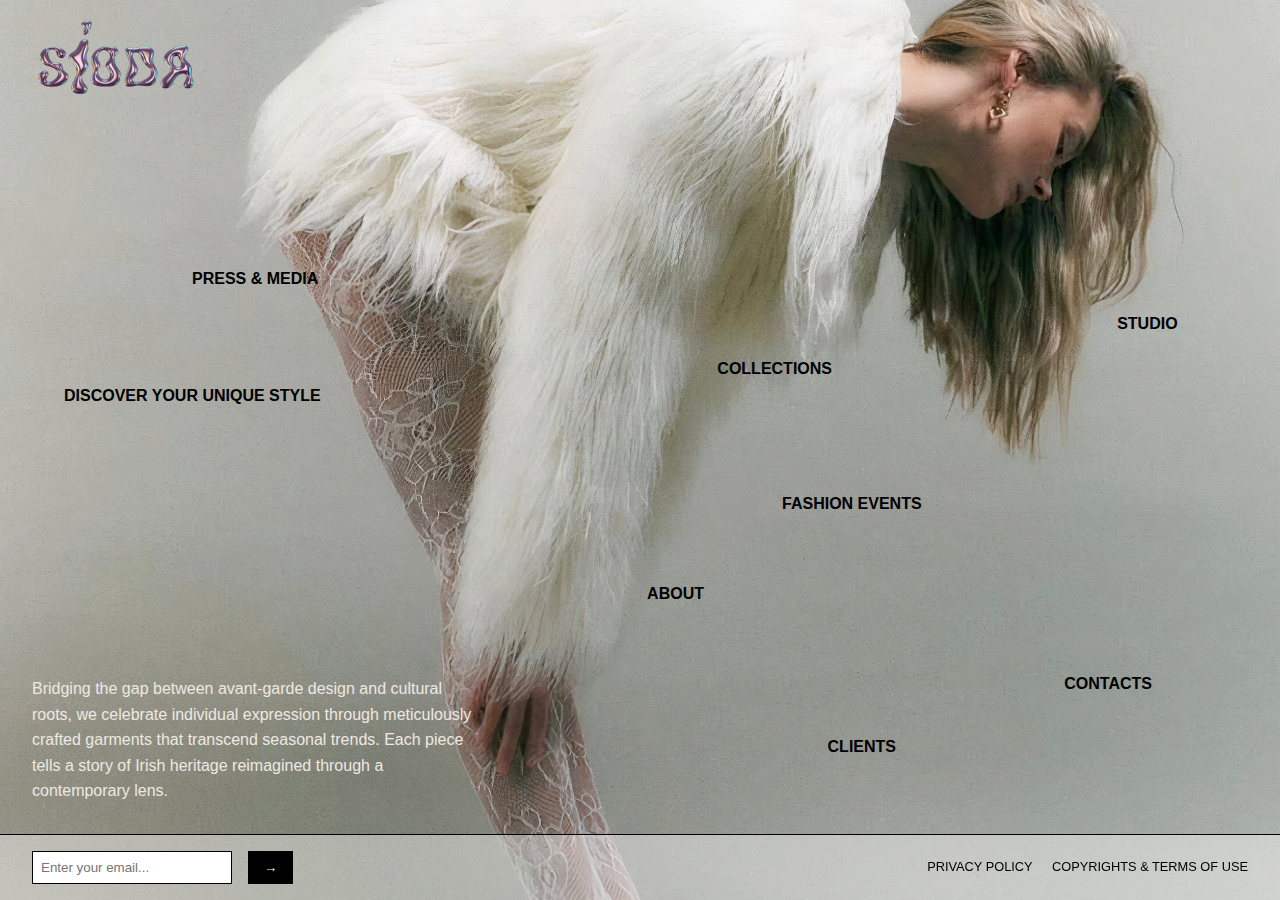
<file: index.html>
<!DOCTYPE html>
<html lang="en">

<head>
    <meta charset="UTF-8">
    <meta name="viewport" content="width=device-width, initial-scale=1.0">
    <title>Irish Fashion Designer</title>
    <link rel="stylesheet" href="./index/index.css">
    <link rel="icon" href="assets/icon.ico" type="image/x-icon">
</head>
<a href="index.html">
    <img src="assets/logo.png" class="logo" alt="SÍODA Logo">
</a>

<p class="hero-text">
    Bridging the gap between avant-garde design and cultural roots,
    we celebrate individual expression through meticulously crafted
    garments that transcend seasonal trends. Each piece tells a story
    of Irish heritage reimagined through a contemporary lens.
</p>

<nav class="nav-links">
    <a href="about/about.html" class="nav-link about">ABOUT</a>
    <a href="studio/studio.html" class="nav-link studio">STUDIO</a>
    <a href="collections/collections.html" class="nav-link collections">COLLECTIONS</a>
    <a href="fashion-events/fashion-events.html" class="nav-link fashion-events">FASHION EVENTS</a>
    <a href="clients/indexcli.html" class="nav-link clients">CLIENTS</a>
    <a href="press&media/indexpress.html" class="nav-link press">PRESS & MEDIA</a>
    <a href="game page/indexgam.html" class="nav-link discover">DISCOVER YOUR UNIQUE STYLE</a>
    <a href="contact/contact.html" class="nav-link contact">CONTACTS</a>
</nav>

<footer class="footer">
    <div class="footer-content">
        <div class="footer-left">
            <form class="newsletter">
                <input type="email" placeholder="Enter your email...">
                <button type="submit">→</button>
            </form>
        </div>
        <div class="footer-right">
            <div class="legal">
                <a href="/privacy">PRIVACY POLICY</a>
                <a href="/terms">COPYRIGHTS & TERMS OF USE</a>
            </div>
        </div>
    </div>
</footer>
</body>

</html>

<!-- 
python3 -m http.server 
http://localhost:8000/index.html
-->
</file>
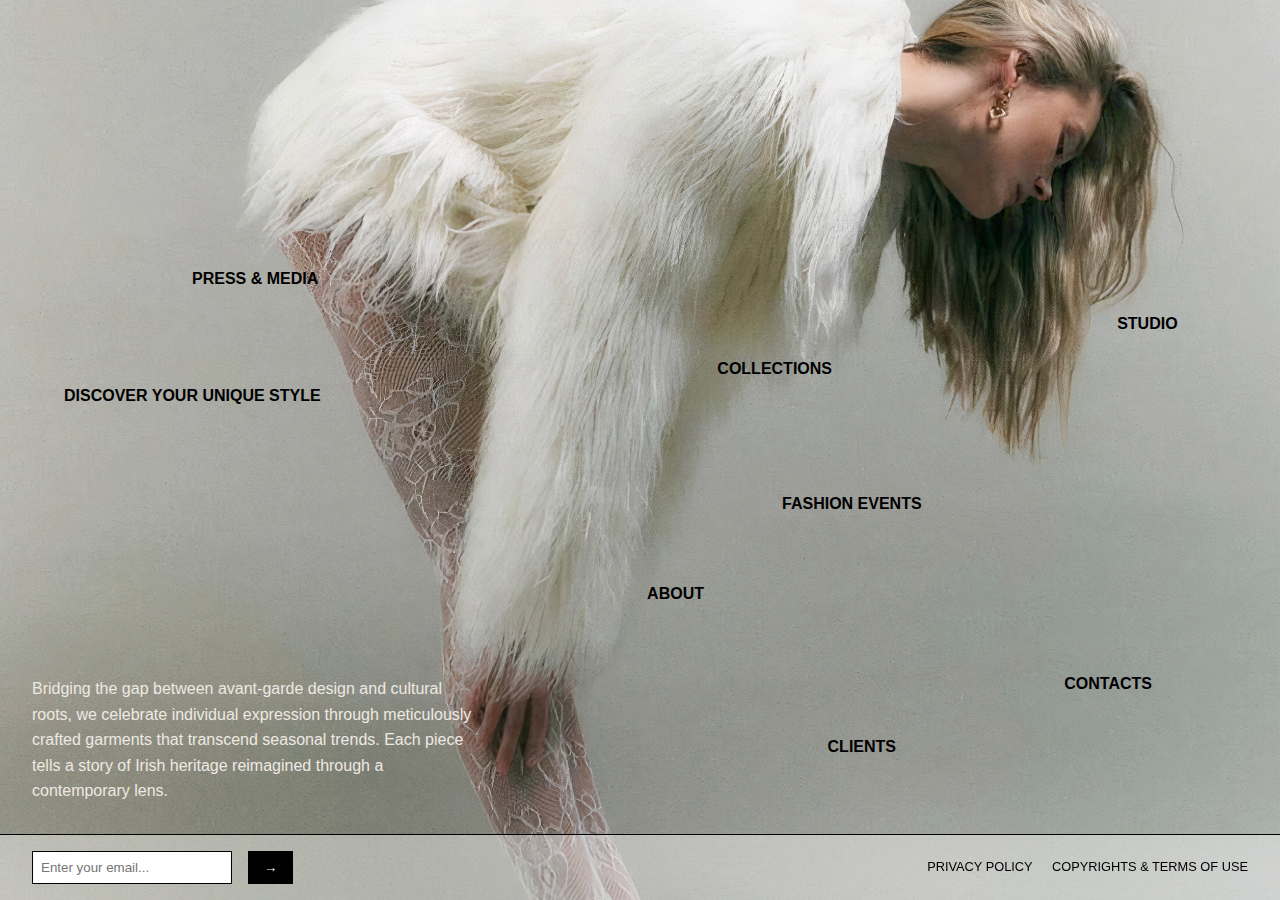
<file: index/index.html>
<!DOCTYPE html>
<html lang="en">
<head>
    <meta charset="UTF-8">
    <meta name="viewport" content="width=device-width, initial-scale=1.0">
    <title>Irish Fashion Designer</title>
    <link rel="stylesheet" href="index.css">
    <!-- <img src="../assets/background.jpeg" alt="Background Test"> -->
</head>
<body>
    <a href="/" class="logo">SÍODA</a>

    <p class="hero-text">
        Bridging the gap between avant-garde design and cultural roots, 
        we celebrate individual expression through meticulously crafted 
        garments that transcend seasonal trends. Each piece tells a story 
        of Irish heritage reimagined through a contemporary lens.
    </p>

    <nav class="nav-links">
        <a href="about/about.html" class="nav-link about">ABOUT</a>
        <a href="studio/studio.html" class="nav-link studio">STUDIO</a>
        <a href="collections/collections.html" class="nav-link collections">COLLECTIONS</a>
        <a href="fashion-events/fashion-events.html" class="nav-link fashion-events">FASHION EVENTS</a>
        <a href="clients/indexcli.html" class="nav-link clients">CLIENTS</a>
        <a href="press&media/indexpress.html" class="nav-link press">PRESS & MEDIA</a>
        <a href="game page/indexgam.html" class="nav-link discover">DISCOVER YOUR UNIQUE STYLE</a>
        <a href="contact/contact.html" class="nav-link contact">CONTACTS</a>
    </nav>

    <footer class="footer">
        <div class="footer-content">
            <div class="footer-left">
                <form class="newsletter">
                    <input type="email" placeholder="Enter your email...">
                    <button type="submit">→</button>
                </form>
            </div>
            <div class="footer-right">
                <div class="legal">
                    <a href="/privacy">PRIVACY POLICY</a>
                    <a href="/terms">COPYRIGHTS & TERMS OF USE</a>
                </div>
            </div>
        </div>
    </footer>
</body>
</html>
</file>
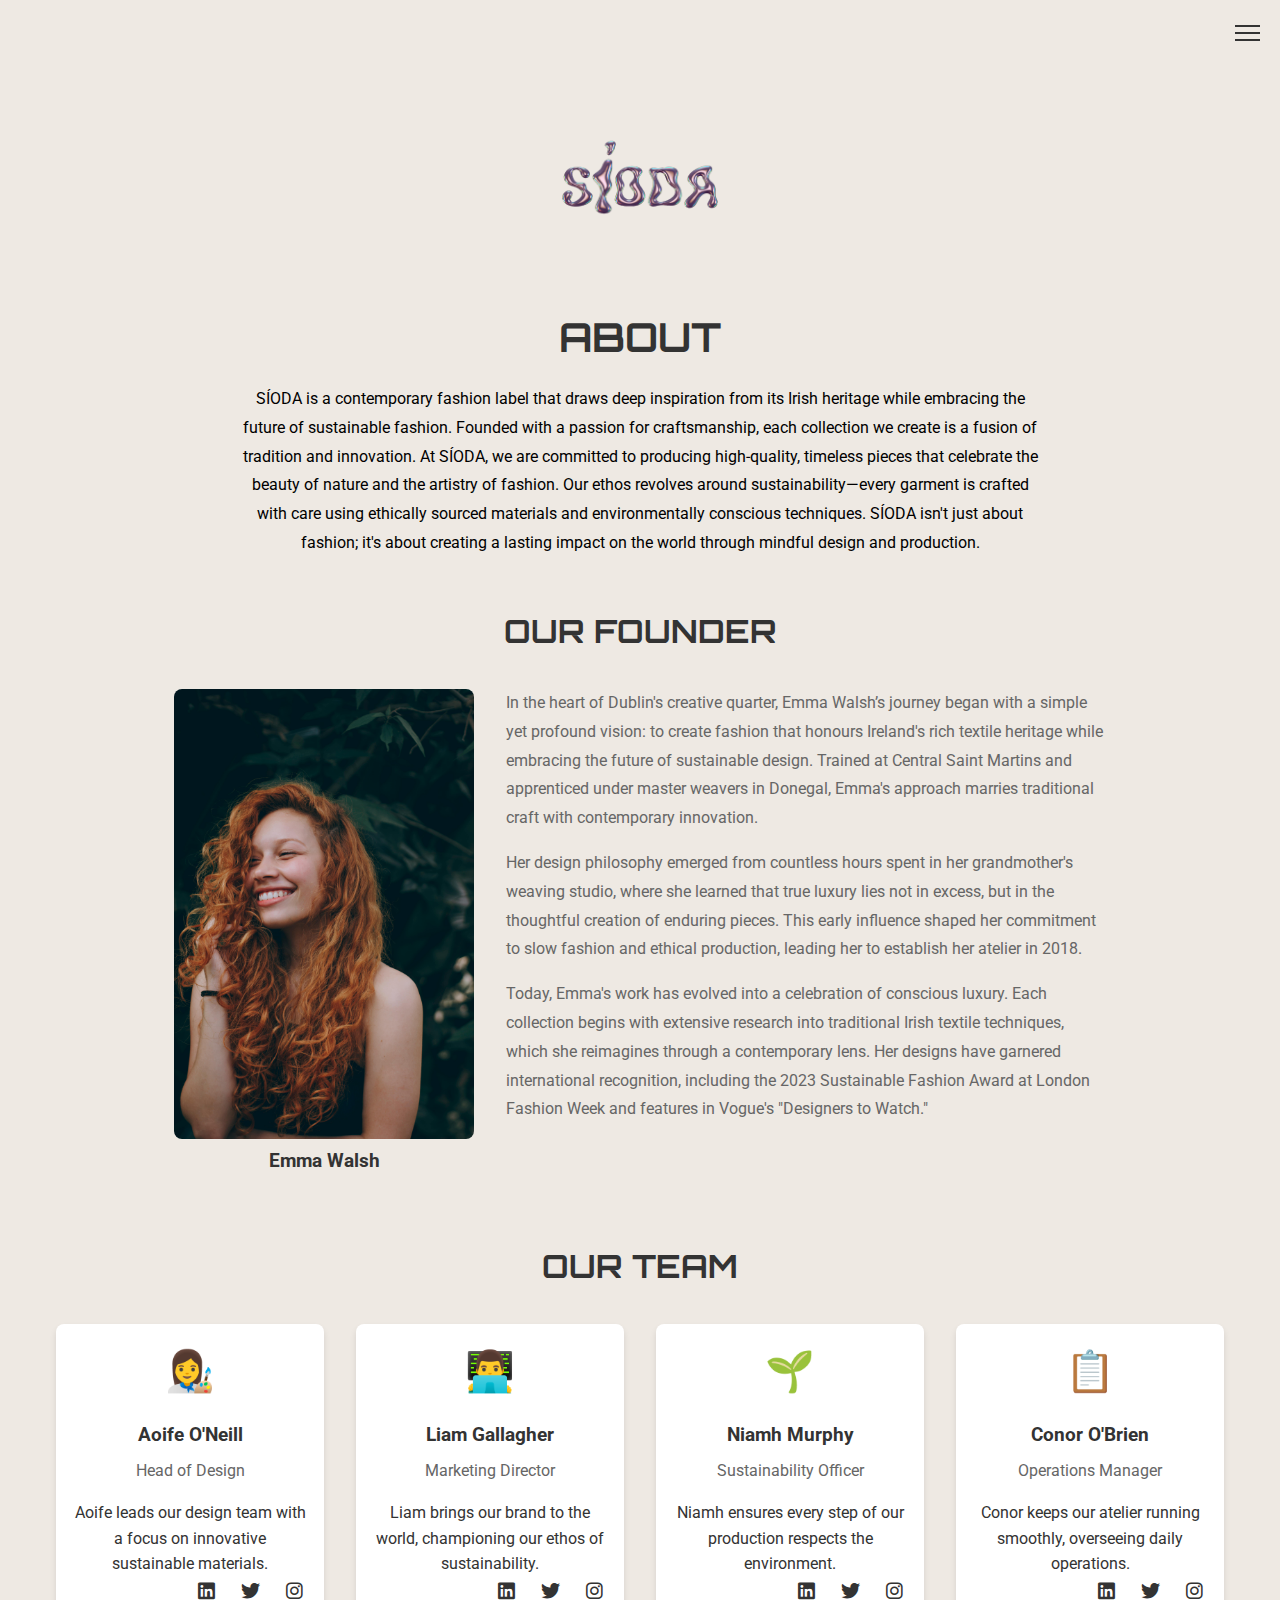
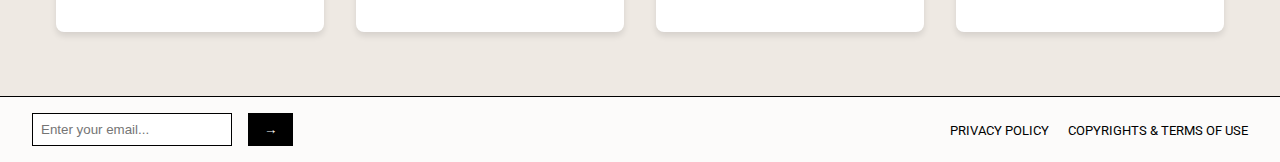
<file: about/about.html>
<!DOCTYPE html>
<html lang="en">

<head>
    <meta charset="UTF-8">
    <meta name="viewport" content="width=device-width, initial-scale=1.0">
    <title>About - SÍODA</title>
    <!-- Google Fonts -->
    <link href="https://fonts.googleapis.com/css?family=Orbitron|Roboto:wght@400;700&display=swap" rel="stylesheet">
    <!-- Font Awesome for Icons -->
    <link href="https://cdnjs.cloudflare.com/ajax/libs/font-awesome/6.0.0-beta3/css/all.min.css" rel="stylesheet">
    <!-- External CSS -->
    <link rel="stylesheet" href="about.css">
    <link rel="stylesheet" href="header.css">
    <link rel="stylesheet" href="footer.css">
</head>

<body>
    <!-- Header Section -->
    <header>
        <!-- Removed "Fashion Designer" from top-left corner -->
        <div class="nav-toggle">
            <span></span>
            <span></span>
            <span></span>
        </div>
        <nav>
            <span class="close-btn">&times;</span>
            <ul>
                <li><a href="index.html">Home</a></li>
                <li><a href="collections.html">Collections</a></li>
                <li><a href="studio.html">Studio</a></li>
                <li><a href="clients.html">Clients</a></li>
                <li><a href="press.html">Press & Media</a></li>
                <li><a href="events.html">Fashion Events</a></li>
                <li><a href="contact.html">Contact</a></li>
            </ul>
        </nav>
    </header>

    <!-- Main Content -->
    <div class="container">
        <!-- Logo -->
        <img src="assets/top-left-logo.png" alt="SÍODA Logo" class="logo-large">
        <!-- About Section -->
        <h1 class="about-title">ABOUT</h1>

        <!-- SÍODA Description -->
        <p class="sioda-description">
            SÍODA is a contemporary fashion label that draws deep inspiration from its Irish heritage while embracing
            the future of sustainable fashion. Founded with a passion for craftsmanship, each collection we create is a
            fusion of tradition and innovation. At SÍODA, we are committed to producing high-quality, timeless pieces
            that celebrate the beauty of nature and the artistry of fashion. Our ethos revolves around
            sustainability—every garment is crafted with care using ethically sourced materials and environmentally
            conscious techniques. SÍODA isn't just about fashion; it's about creating a lasting impact on the world
            through mindful design and production.
        </p>

        <!-- Founder Section -->
        <section class="founder-section">
            <h2 class="founder-title">OUR FOUNDER</h2>
            <div class="founder-profile">
                <div>
                    <img src="assets/our-designer.jpg" alt="Emma Walsh" class="founder-photo">
                    <h3>Emma Walsh</h3>
                </div>
                <div class="founder-info">
                    <p>In the heart of Dublin's creative quarter, Emma Walsh’s journey began with a simple yet profound
                        vision: to create fashion that honours Ireland's rich textile heritage while embracing the
                        future of sustainable design. Trained at Central Saint Martins and apprenticed under master
                        weavers in Donegal, Emma's approach marries traditional craft with contemporary innovation.</p>
                    <p>Her design philosophy emerged from countless hours spent in her grandmother's weaving studio,
                        where she learned that true luxury lies not in excess, but in the thoughtful creation of
                        enduring pieces. This early influence shaped her commitment to slow fashion and ethical
                        production, leading her to establish her atelier in 2018.</p>
                    <p>Today, Emma's work has evolved into a celebration of conscious luxury. Each collection begins
                        with extensive research into traditional Irish textile techniques, which she reimagines through
                        a contemporary lens. Her designs have garnered international recognition, including the 2023
                        Sustainable Fashion Award at London Fashion Week and features in Vogue's "Designers to Watch."
                    </p>
                </div>
            </div>
        </section>

        <!-- Team Section -->
        <section class="team-section">
            <h2 class="team-title">OUR TEAM</h2>
            <div class="team-grid">
                <!-- Team Member 1 -->
                <div class="team-member">
                    <div class="member-photo">👩‍🎨</div>
                    <div class="member-name">Aoife O'Neill</div>
                    <div class="member-title">Head of Design</div>
                    <p>Aoife leads our design team with a focus on innovative sustainable materials.</p>
                    <div class="social-links">
                        <a href="#" aria-label="LinkedIn"><i class="fab fa-linkedin"></i></a>
                        <a href="#" aria-label="Twitter"><i class="fab fa-twitter"></i></a>
                        <a href="#" aria-label="Instagram"><i class="fab fa-instagram"></i></a>
                    </div>
                </div>
                <!-- Team Member 2 -->
                <div class="team-member">
                    <div class="member-photo">👨‍💻</div>
                    <div class="member-name">Liam Gallagher</div>
                    <div class="member-title">Marketing Director</div>
                    <p>Liam brings our brand to the world, championing our ethos of sustainability.</p>
                    <div class="social-links">
                        <a href="#" aria-label="LinkedIn"><i class="fab fa-linkedin"></i></a>
                        <a href="#" aria-label="Twitter"><i class="fab fa-twitter"></i></a>
                        <a href="#" aria-label="Instagram"><i class="fab fa-instagram"></i></a>
                    </div>
                </div>
                <!-- Team Member 3 -->
                <div class="team-member">
                    <div class="member-photo">🌱</div>
                    <div class="member-name">Niamh Murphy</div>
                    <div class="member-title">Sustainability Officer</div>
                    <p>Niamh ensures every step of our production respects the environment.</p>
                    <div class="social-links">
                        <a href="#" aria-label="LinkedIn"><i class="fab fa-linkedin"></i></a>
                        <a href="#" aria-label="Twitter"><i class="fab fa-twitter"></i></a>
                        <a href="#" aria-label="Instagram"><i class="fab fa-instagram"></i></a>
                    </div>
                </div>
                <!-- Team Member 4 -->
                <div class="team-member">
                    <div class="member-photo">📋</div>
                    <div class="member-name">Conor O'Brien</div>
                    <div class="member-title">Operations Manager</div>
                    <p>Conor keeps our atelier running smoothly, overseeing daily operations.</p>
                    <div class="social-links">
                        <a href="#" aria-label="LinkedIn"><i class="fab fa-linkedin"></i></a>
                        <a href="#" aria-label="Twitter"><i class="fab fa-twitter"></i></a>
                        <a href="#" aria-label="Instagram"><i class="fab fa-instagram"></i></a>
                    </div>
                </div>
            </div>
        </section>

    </div>

    <!-- Footer Section -->
    <footer class="footer">
        <div class="footer-content">
            <div class="footer-left">
                <form class="newsletter">
                    <input type="email" placeholder="Enter your email...">
                    <button type="submit">→</button>
                </form>
            </div>
            <div class="footer-right">
                <div class="legal">
                    <a href="/privacy">PRIVACY POLICY</a>
                    <a href="/terms">COPYRIGHTS & TERMS OF USE</a>
                </div>
            </div>
        </div>
    </footer>

    <!-- JavaScript for Header Navigation -->
    <script>
        document.addEventListener('DOMContentLoaded', () => {
            const navToggle = document.querySelector('.nav-toggle');
            const nav = document.querySelector('nav');
            const closeBtn = document.querySelector('.close-btn');

            navToggle.addEventListener('click', () => {
                nav.classList.add('show');
            });

            closeBtn.addEventListener('click', () => {
                nav.classList.remove('show');
            });
        });
    </script>
</body>

</html>
</file>
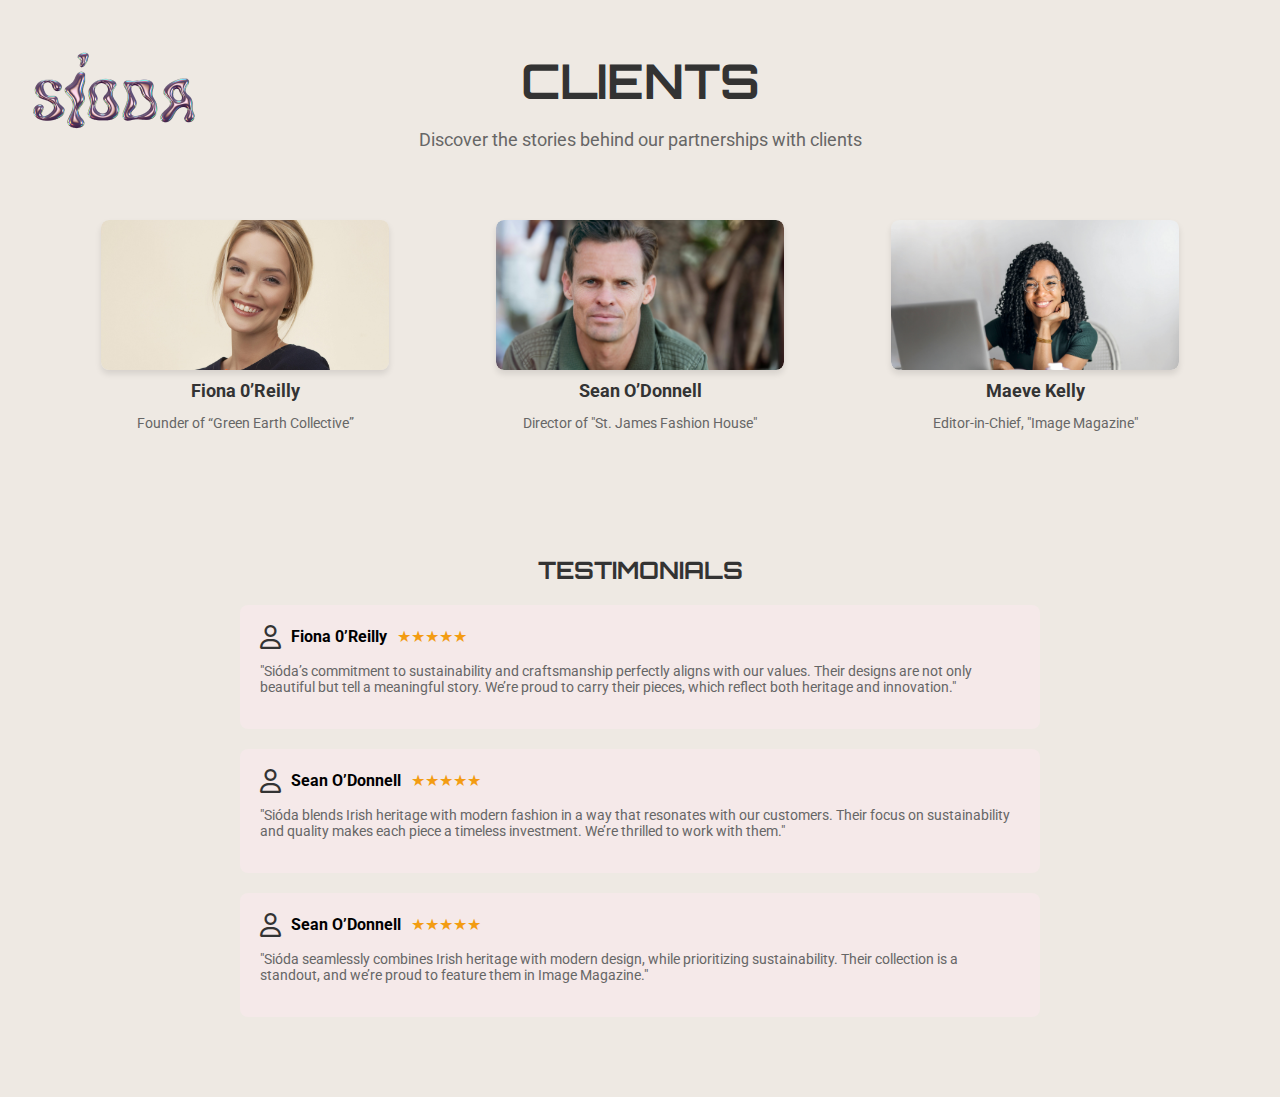
<file: clients/indexcli.html>
<!DOCTYPE html>
<html lang="en">
<head>
    <meta charset="UTF-8">
    <meta name="viewport" content="width=device-width, initial-scale=1.0">
    <title>Clients - Sioda</title>
    <!-- Google Font: Orbitron -->
    <link href="https://fonts.googleapis.com/css?family=Orbitron" rel="stylesheet">
    <!-- Google Font: Roboto -->
    <link href="https://fonts.googleapis.com/css2?family=Roboto:wght@400;700&display=swap" rel="stylesheet">
    <!-- Font Awesome for Icons -->
    <link href="https://cdnjs.cloudflare.com/ajax/libs/font-awesome/6.0.0-beta3/css/all.min.css" rel="stylesheet">
    <!-- External CSS -->
    <link rel="stylesheet" href="stlylescli.css">
</head>
<body>
    <!-- Header Section -->
    <header>
        <img src="assets/top-left-logo.png" alt="Sioda Logo" class="top-left-logo">
        <h1 class="page-title">CLIENTS</h1>
        <p class="page-subtitle">Discover the stories behind our partnerships with clients</p>
    </header>
    

    <!-- Main Content -->
    <section class="clients-section">
        <div class="client-card">
            <div class="client-image">
                <img src="assets/client1.jpg" alt="Client 1">
            </div>
            <h3>Fiona 0’Reilly</h3>
            <p>Founder of “Green Earth Collective”</p>
        </div>
        <div class="client-card"> <!-- Fixed class name -->
            <div class="client-image"> <!-- Corrected container class -->
                <img src="assets/client2.jpg" alt="Client 2">
            </div>
            <h3>Sean O’Donnell</h3>
            <p>Director of "St. James Fashion House"</p>
        </div>
        <div class="client-card">
            <div class="client-image">
                <img src="assets/client3.jpg" alt="Client 3">
            </div>
            <h3>Maeve Kelly</h3>
            <p>Editor-in-Chief, "Image Magazine"</p>
        </div>
    </section>

        <!-- Testimonials Section -->
        <section class="testimonials-section">
            <h2>TESTIMONIALS</h2>
            <div class="testimonial">
                <div class="testimonial-header">
                    <i class="fa-regular fa-user client-icon"></i>
                    <span class="client-name">Fiona 0’Reilly</span>
                    <span class="rating">★★★★★</span>
                </div>
                <p>"Sióda’s commitment to sustainability and craftsmanship perfectly aligns with our values. Their designs are not only beautiful but tell a meaningful story. We’re proud to carry their pieces, which reflect both heritage and innovation." </p>
            </div>
            <div class="testimonial">
                <div class="testimonial-header">
                    <i class="fa-regular fa-user client-icon"></i>
                    <span class="client-name">Sean O’Donnell</span>
                    <span class="rating">★★★★★</span>
                </div>
                <p>"Sióda blends Irish heritage with modern fashion in a way that resonates with our customers. Their focus on sustainability and quality makes each piece a timeless investment. We’re thrilled to work with them." </p>
            </div>
            <div class="testimonial">
                <div class="testimonial-header">
                    <i class="fa-regular fa-user client-icon"></i>
                    <span class="client-name">Sean O’Donnell</span>
                    <span class="rating">★★★★★</span>
                </div>
                <p>"Sióda seamlessly combines Irish heritage with modern design, while prioritizing sustainability. Their collection is a standout, and we’re proud to feature them in Image Magazine." </p>
            </div>
        </section>
    </main>

    <!-- Footer -->
    <footer>

    </footer>
</body>
</html>
</file>
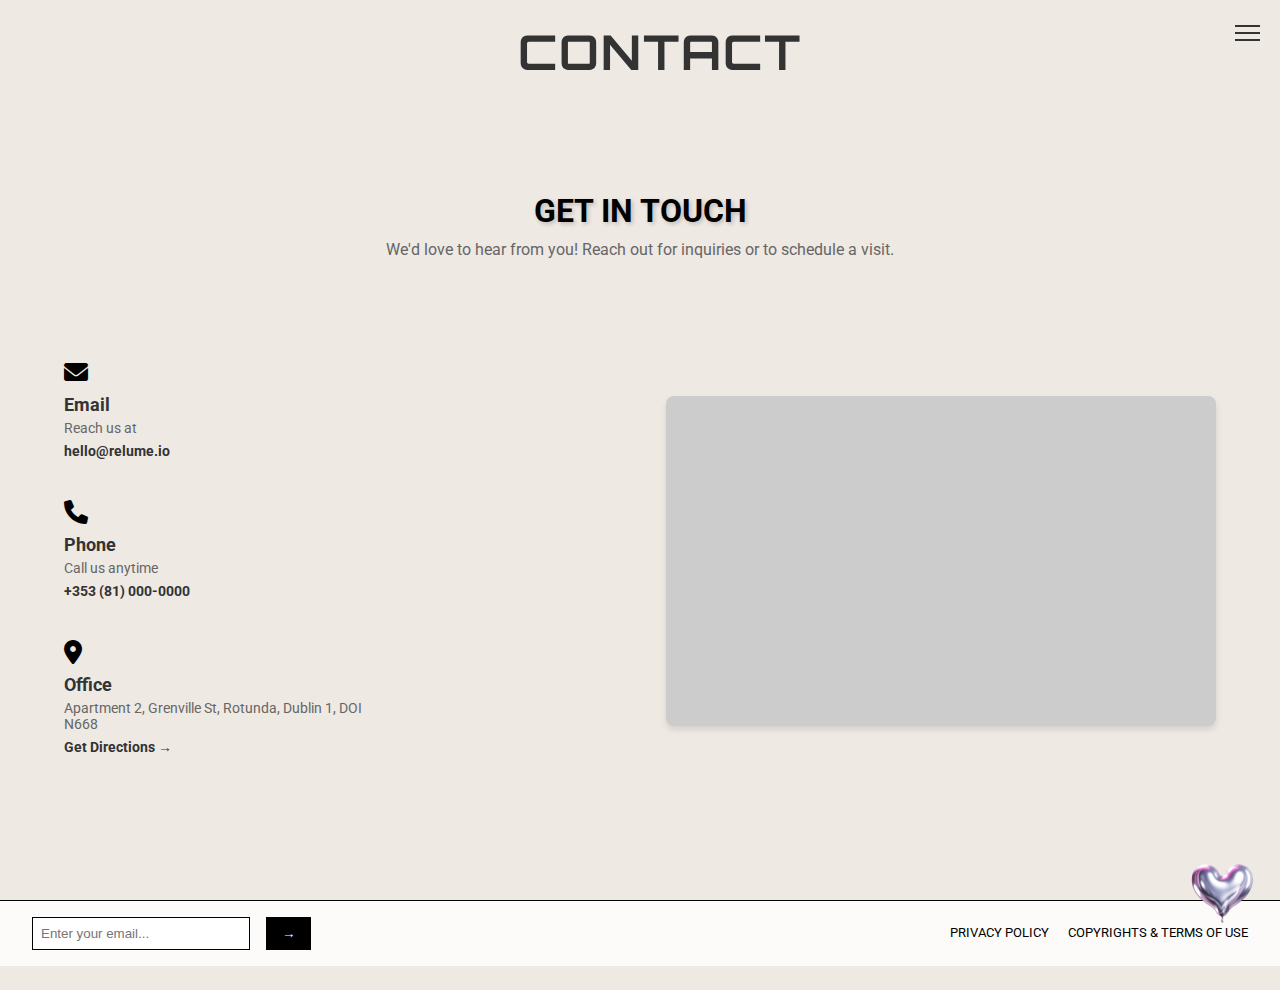
<file: contact/contact.html>
<!DOCTYPE html>
<html lang="en">

<head>
    <meta charset="UTF-8">
    <meta name="viewport" content="width=device-width, initial-scale=1.0">
    <title>Contact - Sioda</title>
    <!-- Google Font: Orbitron -->
    <link href="https://fonts.googleapis.com/css?family=Orbitron" rel="stylesheet">
    <!-- Font Awesome for Icons -->
    <link href="https://cdnjs.cloudflare.com/ajax/libs/font-awesome/6.0.0-beta3/css/all.min.css" rel="stylesheet">
    <!-- External CSS -->
    <link rel="stylesheet" href="contact.css">
    <link href="https://fonts.googleapis.com/css2?family=Roboto:wght@700&display=swap" rel="stylesheet">
    <link rel="stylesheet" href="header.css">
    <link rel="stylesheet" href="footer.css">

</head>

<body>
    <!-- Header Section -->
    <header>
        <!-- Removed "Fashion Designer" from top-left corner -->
        <div class="nav-toggle">
            <span></span>
            <span></span>
            <span></span>
        </div>
        <nav>
            <span class="close-btn">&times;</span>
            <ul>
                <li><a href="index.html">Home</a></li>
                <li><a href="collections.html">Collections</a></li>
                <li><a href="studio.html">Studio</a></li>
                <li><a href="clients.html">Clients</a></li>
                <li><a href="press.html">Press & Media</a></li>
                <li><a href="events.html">Fashion Events</a></li>
                <li><a href="contact.html">Contact</a></li>
            </ul>
        </nav>
    </header>


    <!-- Main Section -->
    <main>
        <section class="contact">
            <!-- Contact Header -->
            <header class="contact-header">
                <h1>CONTACT</h1>
            </header>

            <!-- Contact Content -->
            <div class="contact-content">
                <h2>GET IN TOUCH</h2>
                <p>We'd love to hear from you! Reach out for inquiries or to schedule a visit.</p>
            </div>

            <!-- Contact Details -->
            <div class="contact-details">
                <div class="info-item">
                    <i class="fa-solid fa-envelope"></i> <!-- Icon -->
                    <h3>Email</h3>
                    <p>Reach us at</p>
                    <a href="mailto:hello@relume.io">hello@relume.io</a>
                </div>
                <div class="info-item">
                    <i class="fa-solid fa-phone"></i> <!-- Icon -->
                    <h3>Phone</h3>
                    <p>Call us anytime</p>
                    <a href="tel:+35381000000">+353 (81) 000-0000</a>
                </div>
                <div class="info-item">
                    <i class="fa-solid fa-location-dot"></i> <!-- Icon -->
                    <h3>Office</h3>
                    <p>Apartment 2, Grenville St, Rotunda, Dublin 1, DOI N668</p>
                    <a href="#">Get Directions →</a>
                </div>
            </div>

            <!-- Map Container -->
            <div class="map-container">
                <iframe
                    src="https://www.google.com/maps/embed?pb=!1m18!1m12!1m3!1d2381.305544441775!2d-6.263049410961697!3d53.35568650259118!2m3!1f0!2f0!3f0!3m2!1i1024!2i768!4f13.1!3m3!1m2!1s0x48670e87ed854e1f%3A0xaec7aaa985163c58!2s2%20Grenville%20St%2C%20Rotunda%2C%20Dublin!5e0!3m2!1sen!2sie!4v1732846495933!5m2!1sen!2sie"
                    width="550" height="330" style="border:0;" allowfullscreen="" loading="lazy"
                    referrerpolicy="no-referrer-when-downgrade"></iframe>
            </div>
        </section>
    </main>

    <!-- Footer Section -->
    <footer class="footer">
        <div class="footer-content">
            <div class="footer-left">
                <form class="newsletter">
                    <input type="email" placeholder="Enter your email...">
                    <button type="submit">→</button>
                </form>
            </div>
            <div class="footer-right">
                <div class="legal">
                    <a href="/privacy">PRIVACY POLICY</a>
                    <a href="/terms">COPYRIGHTS & TERMS OF USE</a>
                </div>
            </div>
        </div>
    </footer>

    <!-- JavaScript for Header Navigation -->
    <script>
        document.addEventListener('DOMContentLoaded', () => {
            const navToggle = document.querySelector('.nav-toggle');
            const nav = document.querySelector('nav');
            const closeBtn = document.querySelector('.close-btn');

            navToggle.addEventListener('click', () => {
                nav.classList.add('show');
            });

            closeBtn.addEventListener('click', () => {
                nav.classList.remove('show');
            });
        });
    </script>

    <img src="assets/bottom-right-logo.png" alt="Bottom Right Logo" class="bottom-right-logo">
</body>
</body>

</html>
</file>
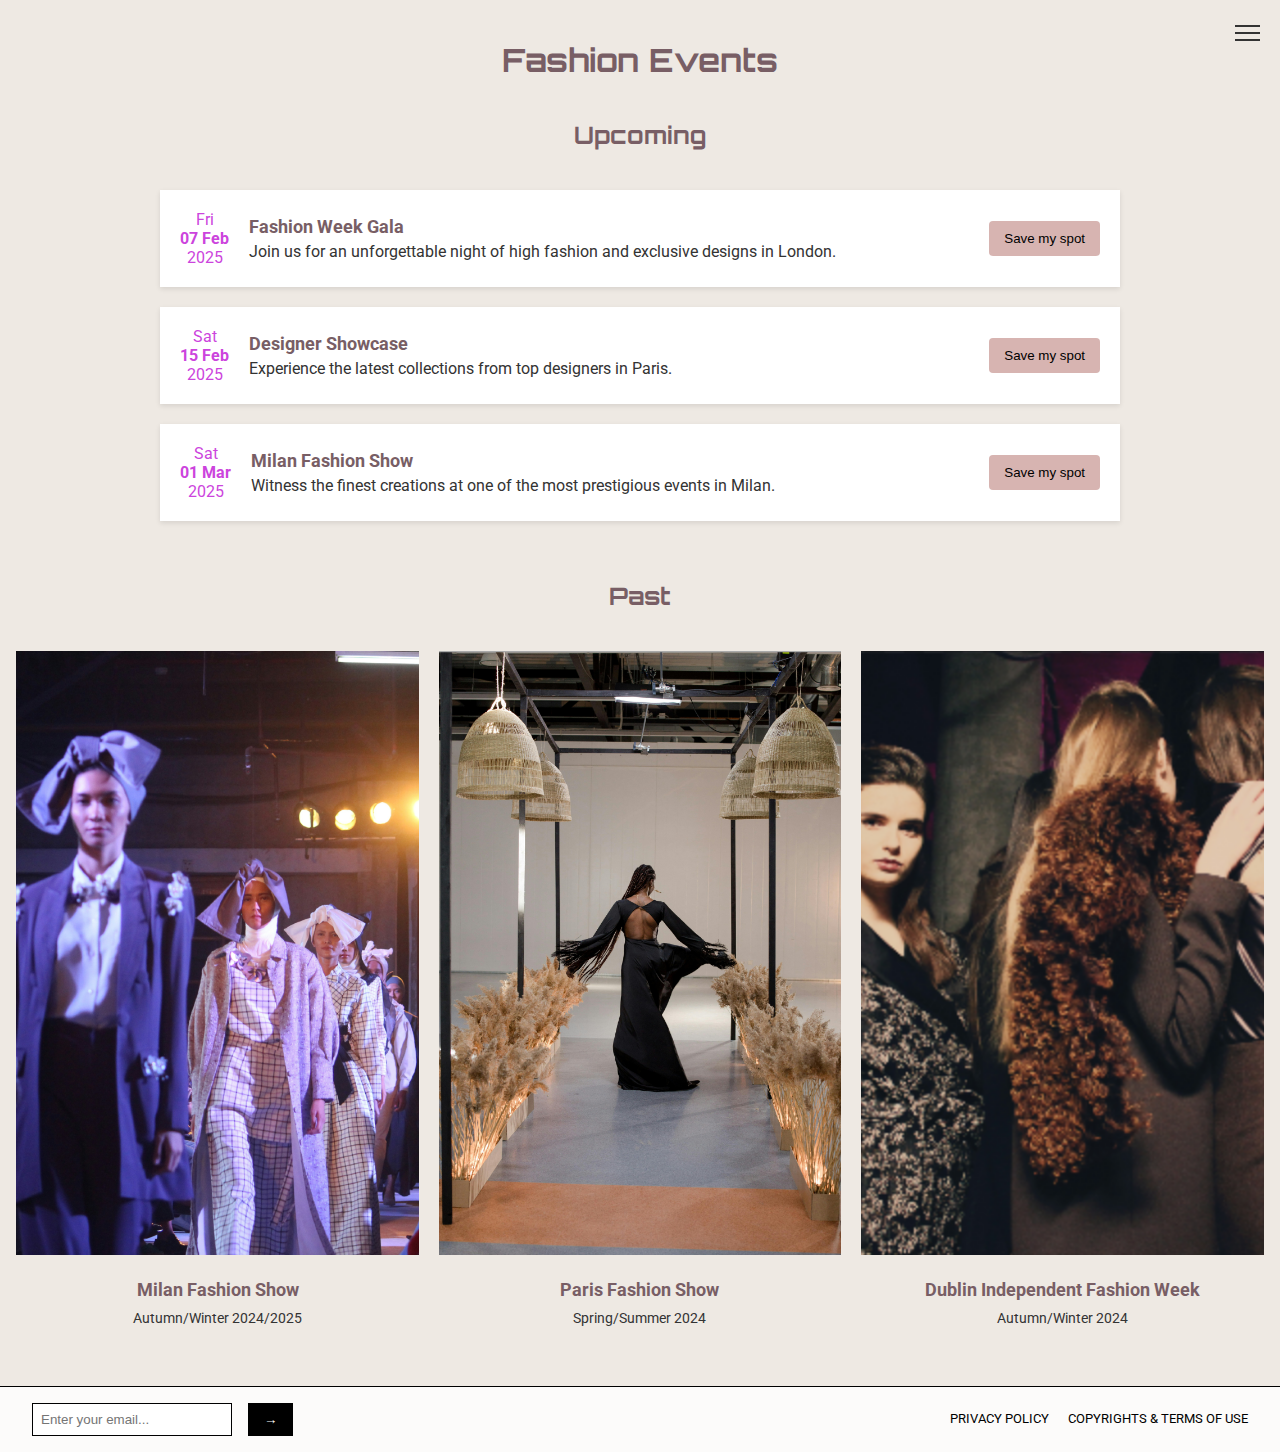
<file: fashion-events/fashion-events.html>
<!DOCTYPE html>
<html lang="en">
<head>
    <meta charset="UTF-8">
    <meta name="viewport" content="width=device-width, initial-scale=1.0">
    <title>Fashion Events</title>
    <!-- Fonts and Icons -->
    <link href="https://fonts.googleapis.com/css?family=Orbitron" rel="stylesheet">
    <link href="https://fonts.googleapis.com/css2?family=Roboto:wght@700&display=swap" rel="stylesheet">
    <link href="https://cdnjs.cloudflare.com/ajax/libs/font-awesome/6.0.0-beta3/css/all.min.css" rel="stylesheet">
    <!-- External CSS -->
    <link rel="stylesheet" href="fashion-events.css">
    <link rel="stylesheet" href="header.css">
    <link rel="stylesheet" href="footer.css">
</head>
<body>
    <!-- Header Section -->
    <header>
        <!-- Removed "Fashion Designer" from top-left corner -->
        <div class="nav-toggle">
            <span></span>
            <span></span>
            <span></span>
        </div>
        <nav>
            <span class="close-btn">&times;</span>
            <ul>
                <li><a href="index.html">Home</a></li>
                <li><a href="collections.html">Collections</a></li>
                <li><a href="studio.html">Studio</a></li>
                <li><a href="clients.html">Clients</a></li>
                <li><a href="press.html">Press & Media</a></li>
                <li><a href="events.html">Fashion Events</a></li>
                <li><a href="contact.html">Contact</a></li>
            </ul>
        </nav>
    </header>

    <main>
        <h1>Fashion Events</h1>
        
        <section>
            <h2>Upcoming</h2>
            <div class="events-container">
                <div class="event">
                    <div class="event-date">
                        <div>Fri</div>
                        <div><strong>07 Feb</strong></div>
                        <div>2025</div>
                    </div>
                    <div class="event-details">
                        <div class="event-title">Fashion Week Gala</div>
                        <p>Join us for an unforgettable night of high fashion and exclusive designs in London.</p>
                    </div>
                    <button class="save-button">Save my spot</button>
                </div>
                <div class="event">
                    <div class="event-date">
                        <div>Sat</div>
                        <div><strong>15 Feb</strong></div>
                        <div>2025</div>
                    </div>
                    <div class="event-details">
                        <div class="event-title">Designer Showcase</div>
                        <p>Experience the latest collections from top designers in Paris.</p>
                    </div>
                    <button class="save-button">Save my spot</button>
                </div>
                <div class="event">
                    <div class="event-date">
                        <div>Sat</div>
                        <div><strong>01 Mar</strong></div>
                        <div>2025</div>
                    </div>
                    <div class="event-details">
                        <div class="event-title">Milan Fashion Show</div>
                        <p>Witness the finest creations at one of the most prestigious events in Milan.</p>
                    </div>
                    <button class="save-button">Save my spot</button>
                </div>
            </div>
        </section>

        <section>
            <h2>Past</h2>
            <div class="past-events">
                <div class="past-event">
                    <img src="assets/Milan fashion show.png" alt="Milan Fashion Show">
                    <h3>Milan Fashion Show</h3>
                    <p>Autumn/Winter 2024/2025</p>
                </div>
                <div class="past-event">
                    <img src="assets/Paris fashion show.png" alt="Paris Fashion Show">
                    <h3>Paris Fashion Show</h3>
                    <p>Spring/Summer 2024</p>
                </div>
                <div class="past-event">
                    <img src="assets/Dublin fashion week.png" alt="Dublin Independent Fashion Week">
                    <h3>Dublin Independent Fashion Week</h3>
                    <p>Autumn/Winter 2024</p>
                </div>
            </div>
        </section>
    </main>

    <!-- Footer Section -->
    <footer class="footer">
        <div class="footer-content">
            <div class="footer-left">
                <form class="newsletter">
                    <input type="email" placeholder="Enter your email...">
                    <button type="submit">→</button>
                </form>
            </div>
            <div class="footer-right">
                <div class="legal">
                    <a href="/privacy">PRIVACY POLICY</a>
                    <a href="/terms">COPYRIGHTS & TERMS OF USE</a>
                </div>
            </div>
        </div>
    </footer>

    <!-- JavaScript for Header Navigation -->
    <script>
        document.addEventListener('DOMContentLoaded', () => {
            const navToggle = document.querySelector('.nav-toggle');
            const nav = document.querySelector('nav');
            const closeBtn = document.querySelector('.close-btn');

            navToggle.addEventListener('click', () => {
                nav.classList.add('show');
            });

            closeBtn.addEventListener('click', () => {
                nav.classList.remove('show');
            });
        });
    </script>
</body>
</html>
</file>
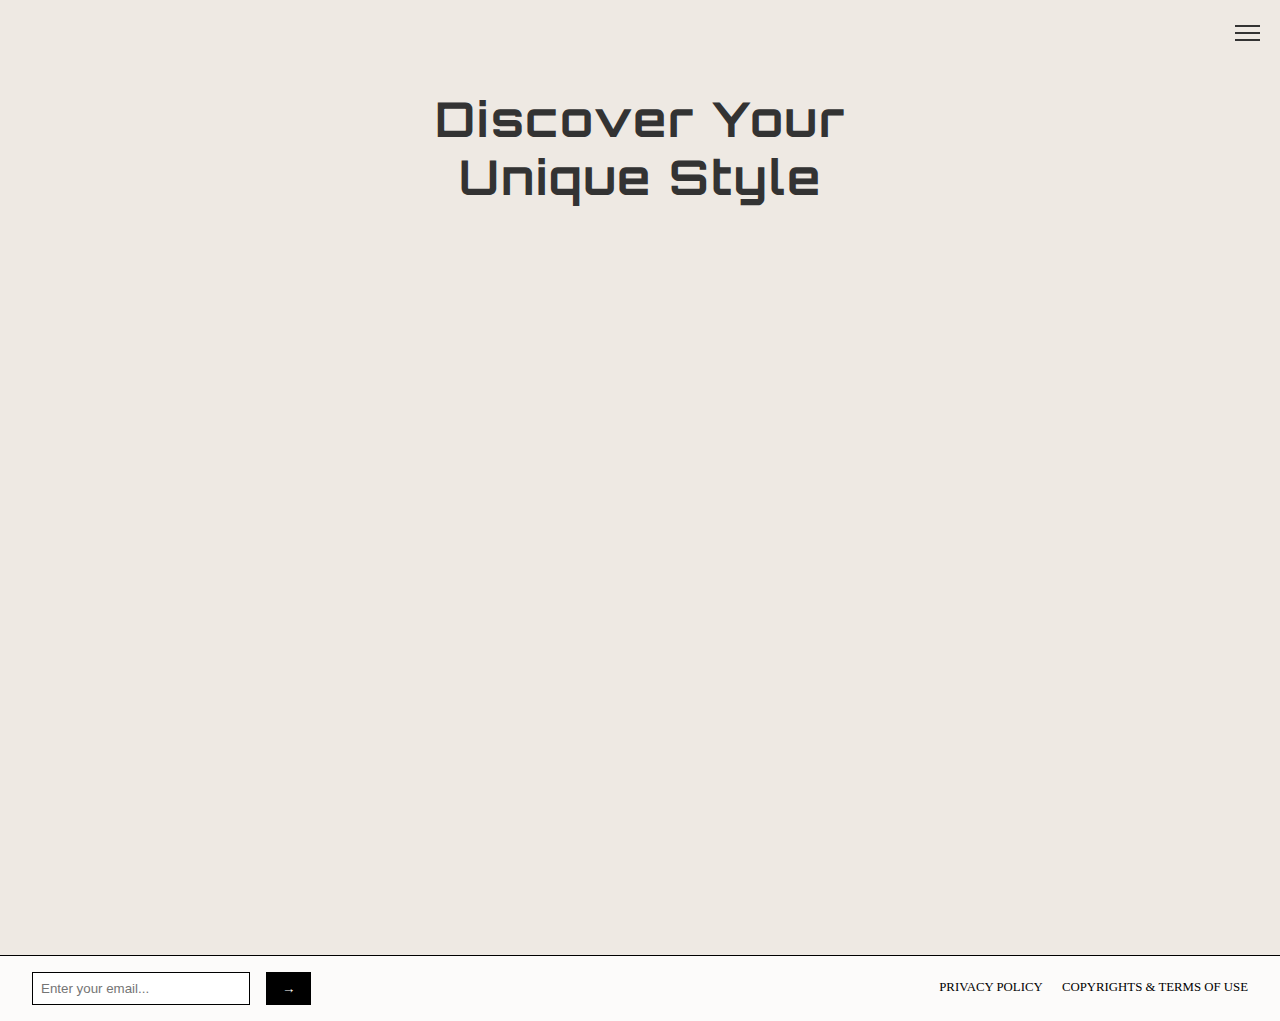
<file: game page/indexgam.html>
<!DOCTYPE html>
<html lang="en">
<head>
    <meta charset="UTF-8">
    <meta name="viewport" content="width=device-width, initial-scale=1.0">
    <title>Discover Your Unique Style</title>
    <!-- Google Font: Orbitron -->
    <link href="https://fonts.googleapis.com/css?family=Orbitron" rel="stylesheet">
    <!-- External CSS -->
    <link rel="stylesheet" href="stylesgam.css">
    <link rel="stylesheet" href="header.css">
    <link rel="stylesheet" href="footer.css">
</head>
<body>
    <!-- Header Section -->
    <header>
        <!-- Removed "Fashion Designer" from top-left corner -->
        <div class="nav-toggle">
            <span></span>
            <span></span>
            <span></span>
        </div>
        <nav>
            <span class="close-btn">&times;</span>
            <ul>
                <li><a href="index.html">Home</a></li>
                <li><a href="collections.html">Collections</a></li>
                <li><a href="studio.html">Studio</a></li>
                <li><a href="clients.html">Clients</a></li>
                <li><a href="press.html">Press & Media</a></li>
                <li><a href="events.html">Fashion Events</a></li>
                <li><a href="contact.html">Contact</a></li>
            </ul>
        </nav>
    </header>

    <!-- Main Content Section -->
    <section class="main-content">
        <h1>
            Discover Your<br>
            <span>Unique Style</span>
        </h1>
    </section>
    

        <!-- Game Section -->
        <section class="game-wrapper">
            <iframe 
                src="https://kristynamsrv.github.io/dressupgame/" 
                class="game-frame" 
                frameborder="0"
                allowfullscreen>
            </iframe>
        </section>
    </main>

    <!-- Footer Section -->
    <footer class="footer">
        <div class="footer-content">
            <div class="footer-left">
                <form class="newsletter">
                    <input type="email" placeholder="Enter your email...">
                    <button type="submit">→</button>
                </form>
            </div>
            <div class="footer-right">
                <div class="legal">
                    <a href="/privacy">PRIVACY POLICY</a>
                    <a href="/terms">COPYRIGHTS & TERMS OF USE</a>
                </div>
            </div>
        </div>
    </footer>

    <!-- JavaScript for Header Navigation -->
    <script>
        document.addEventListener('DOMContentLoaded', () => {
            const navToggle = document.querySelector('.nav-toggle');
            const nav = document.querySelector('nav');
            const closeBtn = document.querySelector('.close-btn');

            navToggle.addEventListener('click', () => {
                nav.classList.add('show');
            });

            closeBtn.addEventListener('click', () => {
                nav.classList.remove('show');
            });
        });
    </script>
</body>
</html>
</file>
<file: index/index.css>
* {
    margin: 0;
    padding: 0;
    box-sizing: border-box;
    font-family: 'Arial', sans-serif;
}

body {
    background: url("../assets/background/bg-centre-light.jpg") center/cover no-repeat fixed;
    min-height: 100vh;
    position: relative;
}

.logo {
    position: absolute;
    top: -1rem;
    left: 1rem;
    width: 200px;
    height: auto;
}

.hero-text {
    position: absolute;
    bottom: 6rem;
    left: 2rem;
    max-width: 450px;
    line-height: 1.6;
    font-size: 1.0rem;
    color: #EEE9E3;
    /* text-shadow: 0 0 10px #AFA499, 0 0 15px #785E65; */
}

.nav-links {
    position: absolute;
    width: 100%;
    height: 100vh;
}

.nav-link {
    position: absolute;
    text-decoration: none;
    color: #000;
    font-weight: bold;
    transition: color 0.3s;
}

.nav-link:hover {
    color: #CC44DD;
    transition: all 0.3s ease;
    text-shadow: 0 0 10px #ffffff;
}

/* Adjusted positions to avoid overlap */
.about { bottom: 33%; right: 45%; }
.studio { top: 35%; right: 8%; }
.collections { top: 40%; right: 35%; }
.fashion-events { bottom: 43%; right: 28%; }
.clients { bottom: 16%; right: 30%; }
.press { top: 30%; left: 15%; }
.discover { top: 43%; left: 5%; }
.contact { bottom: 23%; right: 10%; }

.footer {
    position: fixed;
    bottom: 0;
    width: 100%;
    background: rgba(255, 255, 255, 0.4);
    border-top: 1px solid #000;
}

.footer-content {
    display: grid;
    grid-template-columns: 1fr auto;
    padding: 1rem 2rem;
    gap: 2rem;
}

.footer-left {
    display: flex;
    align-items: center;
}

.newsletter {
    display: flex;
    gap: 1rem;
}

.newsletter input {
    padding: 0.5rem;
    border: 1px solid #000;
    width: 200px;
}

.newsletter button {
    padding: 0.5rem 1rem;
    background: #000;
    color: #fff;
    border: none;
    cursor: pointer;
}

.footer-right {
    text-align: right;
}

.social-links {
    margin-bottom: 0.5rem;
    display: flex;
    gap: 1rem;
    justify-content: flex-end;
}

.social-icon {
    width: 24px;
    height: 24px;
    background: #000; /* Placeholder for icons */
}

.legal {
    font-size: 0.8rem;
    color: #000;
    margin-top: 0.5rem;
}

.legal a {
    color: #000;
    text-decoration: none;
    margin-left: 1rem;
}

@media (max-width: 768px) {
    .nav-links {
        position: static;
        display: flex;
        flex-direction: column;
        align-items: center;
        gap: 1rem;
        padding: 1rem;
    }

    .nav-link {
        position: static;
    }

    .footer-content {
        grid-template-columns: 1fr;
    }

    .footer-right {
        text-align: left;
    }

    .social-links {
        justify-content: flex-start;
    }

    .legal a {
        margin: 0 1rem 0 0;
    }
}
</file>
<file: about/header.css>
/* Header */
header {
    position: fixed;
    top: 0;
    left: 0;
    width: 100%;
    padding: 20px;
    z-index: 1000;
    background: transparent;
}

.logo {
    text-decoration: none;
    color: #333;
    font-size: 1.2rem;
    font-weight: bold;
}

.nav-toggle {
    position: fixed;
    top: 20px;
    right: 20px;
    cursor: pointer;
    z-index: 1001;
}

.nav-toggle span {
    display: block;
    width: 25px;
    height: 2px;
    background-color: #333;
    margin: 5px 0;
    transition: 0.4s;
}

nav {
    position: fixed;
    top: 0;
    right: -100%;
    width: 100%;
    height: 100vh;
    background: rgba(255, 255, 255, 0.95);
    transition: 0.4s;
    display: flex;
    align-items: center;
    justify-content: center;
}

nav.show {
    right: 0;
}

nav ul {
    list-style: none;
    padding: 0;
    text-align: center;
}

nav ul li {
    margin: 20px 0;
}

nav ul li a {
    text-decoration: none;
    color: #333;
    font-size: 1.5rem;
    transition: 0.3s;
}

nav ul li a:hover {
    opacity: 0.7;
}

.close-btn {
    position: absolute;
    top: 20px;
    right: 20px;
    font-size: 2rem;
    cursor: pointer;
    color: #333;
}

/* Main Container */
.container {
    max-width: 1200px;
    margin: 100px auto 0;
    /* Adjusted for sticky header */
    padding: 0 1rem;
}

.about-title {
    font-family: 'Orbitron', sans-serif;
    font-size: 2.5rem;
    text-align: center;
    margin-bottom: 1rem;
    color: #333;
}

.logo-large {
    display: block;
    margin: 0 auto;
    width: 200px;
    height: auto;
    margin-bottom: 2rem;
}

.sioda-description {
    text-align: center;
    font-size: 1rem;
    color: #000;
    max-width: 800px;
    margin: 0 auto 3rem auto;
    line-height: 1.8;
}
</file>
<file: about/footer.css>
/* Footer */
.footer {
    position: relative;
    bottom: 0;
    width: 100%;
    background: rgba(255, 255, 255, 0.8);
    border-top: 1px solid #000;
}

.footer-content {
    display: grid;
    grid-template-columns: 1fr auto;
    padding: 1rem 2rem;
    gap: 2rem;
}

.footer-left {
    display: flex;
    align-items: center;
}

.newsletter {
    display: flex;
    gap: 1rem;
}

.newsletter input {
    padding: 0.5rem;
    border: 1px solid #000;
    width: 200px;
}

.newsletter button {
    padding: 0.5rem 1rem;
    background: #000;
    color: #fff;
    border: none;
    cursor: pointer;
}

.footer-right {
    text-align: right;
}

.social-links {
    margin-bottom: 0.5rem;
    display: flex;
    gap: 1rem;
    justify-content: flex-end;
}

.social-icon {
    width: 24px;
    height: 24px;
    /* Replace with actual icons */
    background-color: #000;
    border-radius: 50%;
}

.legal {
    font-size: 0.8rem;
    color: #000;
    margin-top: 0.5rem;
}

.legal a {
    color: #000;
    text-decoration: none;
    margin-left: 1rem;
}

@media (max-width: 768px) {
    .footer-content {
        grid-template-columns: 1fr;
    }

    .footer-right {
        text-align: left;
    }

    .social-links {
        justify-content: flex-start;
    }

    .legal a {
        margin: 0 1rem 0 0;
    }
}
</file>
<file: contact/header.css>
/* Header */
header {
    position: fixed;
    top: 0;
    left: 0;
    width: 100%;
    padding: 20px;
    z-index: 1000;
    background: transparent;
}

.logo {
    text-decoration: none;
    color: #333;
    font-size: 1.2rem;
    font-weight: bold;
}

.nav-toggle {
    position: fixed;
    top: 20px;
    right: 20px;
    cursor: pointer;
    z-index: 1001;
}

.nav-toggle span {
    display: block;
    width: 25px;
    height: 2px;
    background-color: #333;
    margin: 5px 0;
    transition: 0.4s;
}

nav {
    position: fixed;
    top: 0;
    right: -100%;
    width: 100%;
    height: 100vh;
    background: rgba(255, 255, 255, 0.95);
    transition: 0.4s;
    display: flex;
    align-items: center;
    justify-content: center;
}

nav.show {
    right: 0;
}

nav ul {
    list-style: none;
    padding: 0;
    text-align: center;
}

nav ul li {
    margin: 20px 0;
}

nav ul li a {
    text-decoration: none;
    color: #333;
    font-size: 1.5rem;
    transition: 0.3s;
}

nav ul li a:hover {
    opacity: 0.7;
}

.close-btn {
    position: absolute;
    top: 20px;
    right: 20px;
    font-size: 2rem;
    cursor: pointer;
    color: #333;
}

/* Main Container */
.container {
    max-width: 1200px;
    margin: 100px auto 0;
    /* Adjusted for sticky header */
    padding: 0 1rem;
}

.about-title {
    font-family: 'Orbitron', sans-serif;
    font-size: 2.5rem;
    text-align: center;
    margin-bottom: 1rem;
    color: #333;
}

.logo-large {
    display: block;
    margin: 0 auto;
    width: 200px;
    height: auto;
    margin-bottom: 2rem;
}

.sioda-description {
    text-align: center;
    font-size: 1rem;
    color: #000;
    max-width: 800px;
    margin: 0 auto 3rem auto;
    line-height: 1.8;
}
</file>
<file: contact/footer.css>
/* Footer */
.footer {
    position: relative;
    bottom: 0;
    width: 100%;
    background: rgba(255, 255, 255, 0.8);
    border-top: 1px solid #000;
}

.footer-content {
    display: grid;
    grid-template-columns: 1fr auto;
    padding: 1rem 2rem;
    gap: 2rem;
}

.footer-left {
    display: flex;
    align-items: center;
}

.newsletter {
    display: flex;
    gap: 1rem;
}

.newsletter input {
    padding: 0.5rem;
    border: 1px solid #000;
    width: 200px;
}

.newsletter button {
    padding: 0.5rem 1rem;
    background: #000;
    color: #fff;
    border: none;
    cursor: pointer;
}

.footer-right {
    text-align: right;
}

.social-links {
    margin-bottom: 0.5rem;
    display: flex;
    gap: 1rem;
    justify-content: flex-end;
}

.social-icon {
    width: 24px;
    height: 24px;
    /* Replace with actual icons */
    background-color: #000;
    border-radius: 50%;
}

.legal {
    font-size: 0.8rem;
    color: #000;
    margin-top: 0.5rem;
}

.legal a {
    color: #000;
    text-decoration: none;
    margin-left: 1rem;
}

@media (max-width: 768px) {
    .footer-content {
        grid-template-columns: 1fr;
    }

    .footer-right {
        text-align: left;
    }

    .social-links {
        justify-content: flex-start;
    }

    .legal a {
        margin: 0 1rem 0 0;
    }
}
</file>
<file: fashion-events/header.css>
/* Header */
header {
    position: fixed;
    top: 0;
    left: 0;
    width: 100%;
    padding: 20px;
    z-index: 1000;
    background: transparent;
}

.logo {
    text-decoration: none;
    color: #333;
    font-size: 1.2rem;
    font-weight: bold;
}

.nav-toggle {
    position: fixed;
    top: 20px;
    right: 20px;
    cursor: pointer;
    z-index: 1001;
}

.nav-toggle span {
    display: block;
    width: 25px;
    height: 2px;
    background-color: #333;
    margin: 5px 0;
    transition: 0.4s;
}

nav {
    position: fixed;
    top: 0;
    right: -100%;
    width: 100%;
    height: 100vh;
    background: rgba(255, 255, 255, 0.95);
    transition: 0.4s;
    display: flex;
    align-items: center;
    justify-content: center;
}

nav.show {
    right: 0;
}

nav ul {
    list-style: none;
    padding: 0;
    text-align: center;
}

nav ul li {
    margin: 20px 0;
}

nav ul li a {
    text-decoration: none;
    color: #333;
    font-size: 1.5rem;
    transition: 0.3s;
}

nav ul li a:hover {
    opacity: 0.7;
}

.close-btn {
    position: absolute;
    top: 20px;
    right: 20px;
    font-size: 2rem;
    cursor: pointer;
    color: #333;
}

/* Main Container */
.container {
    max-width: 1200px;
    margin: 100px auto 0;
    /* Adjusted for sticky header */
    padding: 0 1rem;
}

.about-title {
    font-family: 'Orbitron', sans-serif;
    font-size: 2.5rem;
    text-align: center;
    margin-bottom: 1rem;
    color: #333;
}

.logo-large {
    display: block;
    margin: 0 auto;
    width: 200px;
    height: auto;
    margin-bottom: 2rem;
}

.sioda-description {
    text-align: center;
    font-size: 1rem;
    color: #000;
    max-width: 800px;
    margin: 0 auto 3rem auto;
    line-height: 1.8;
}
</file>
<file: fashion-events/footer.css>
/* Footer */
.footer {
    position: relative;
    bottom: 0;
    width: 100%;
    background: rgba(255, 255, 255, 0.8);
    border-top: 1px solid #000;
}

.footer-content {
    display: grid;
    grid-template-columns: 1fr auto;
    padding: 1rem 2rem;
    gap: 2rem;
}

.footer-left {
    display: flex;
    align-items: center;
}

.newsletter {
    display: flex;
    gap: 1rem;
}

.newsletter input {
    padding: 0.5rem;
    border: 1px solid #000;
    width: 200px;
}

.newsletter button {
    padding: 0.5rem 1rem;
    background: #000;
    color: #fff;
    border: none;
    cursor: pointer;
}

.footer-right {
    text-align: right;
}

.social-links {
    margin-bottom: 0.5rem;
    display: flex;
    gap: 1rem;
    justify-content: flex-end;
}

.social-icon {
    width: 24px;
    height: 24px;
    /* Replace with actual icons */
    background-color: #000;
    border-radius: 50%;
}

.legal {
    font-size: 0.8rem;
    color: #000;
    margin-top: 0.5rem;
}

.legal a {
    color: #000;
    text-decoration: none;
    margin-left: 1rem;
}

@media (max-width: 768px) {
    .footer-content {
        grid-template-columns: 1fr;
    }

    .footer-right {
        text-align: left;
    }

    .social-links {
        justify-content: flex-start;
    }

    .legal a {
        margin: 0 1rem 0 0;
    }
}
</file>
<file: game page/header.css>
/* Header */
header {
    position: fixed;
    top: 0;
    left: 0;
    width: 100%;
    padding: 20px;
    z-index: 1000;
    background: transparent;
}

.logo {
    text-decoration: none;
    color: #333;
    font-size: 1.2rem;
    font-weight: bold;
}

.nav-toggle {
    position: fixed;
    top: 20px;
    right: 20px;
    cursor: pointer;
    z-index: 1001;
}

.nav-toggle span {
    display: block;
    width: 25px;
    height: 2px;
    background-color: #333;
    margin: 5px 0;
    transition: 0.4s;
}

nav {
    position: fixed;
    top: 0;
    right: -100%;
    width: 100%;
    height: 100vh;
    background: rgba(255, 255, 255, 0.95);
    transition: 0.4s;
    display: flex;
    align-items: center;
    justify-content: center;
}

nav.show {
    right: 0;
}

nav ul {
    list-style: none;
    padding: 0;
    text-align: center;
}

nav ul li {
    margin: 20px 0;
}

nav ul li a {
    text-decoration: none;
    color: #333;
    font-size: 1.5rem;
    transition: 0.3s;
}

nav ul li a:hover {
    opacity: 0.7;
}

.close-btn {
    position: absolute;
    top: 20px;
    right: 20px;
    font-size: 2rem;
    cursor: pointer;
    color: #333;
}

/* Main Container */
.container {
    max-width: 1200px;
    margin: 100px auto 0;
    /* Adjusted for sticky header */
    padding: 0 1rem;
}

.about-title {
    font-family: 'Orbitron', sans-serif;
    font-size: 2.5rem;
    text-align: center;
    margin-bottom: 1rem;
    color: #333;
}

.logo-large {
    display: block;
    margin: 0 auto;
    width: 200px;
    height: auto;
    margin-bottom: 2rem;
}

.sioda-description {
    text-align: center;
    font-size: 1rem;
    color: #000;
    max-width: 800px;
    margin: 0 auto 3rem auto;
    line-height: 1.8;
}
</file>
<file: game page/footer.css>
/* Footer */
.footer {
    position: relative;
    bottom: 0;
    width: 100%;
    background: rgba(255, 255, 255, 0.8);
    border-top: 1px solid #000;
}

.footer-content {
    display: grid;
    grid-template-columns: 1fr auto;
    padding: 1rem 2rem;
    gap: 2rem;
}

.footer-left {
    display: flex;
    align-items: center;
}

.newsletter {
    display: flex;
    gap: 1rem;
}

.newsletter input {
    padding: 0.5rem;
    border: 1px solid #000;
    width: 200px;
}

.newsletter button {
    padding: 0.5rem 1rem;
    background: #000;
    color: #fff;
    border: none;
    cursor: pointer;
}

.footer-right {
    text-align: right;
}

.social-links {
    margin-bottom: 0.5rem;
    display: flex;
    gap: 1rem;
    justify-content: flex-end;
}

.social-icon {
    width: 24px;
    height: 24px;
    /* Replace with actual icons */
    background-color: #000;
    border-radius: 50%;
}

.legal {
    font-size: 0.8rem;
    color: #000;
    margin-top: 0.5rem;
}

.legal a {
    color: #000;
    text-decoration: none;
    margin-left: 1rem;
}

@media (max-width: 768px) {
    .footer-content {
        grid-template-columns: 1fr;
    }

    .footer-right {
        text-align: left;
    }

    .social-links {
        justify-content: flex-start;
    }

    .legal a {
        margin: 0 1rem 0 0;
    }
}
</file>
<file: about/about.css>
/* General Reset */
* {
    margin: 0;
    padding: 0;
    box-sizing: border-box;
}

html,
body {
    height: 100%;
    background-color: #EEE9E3;
    font-family: 'Roboto', sans-serif;
}

body {
    color: #333;
    line-height: 1.6;
}

/* Main Container */
.container {
    max-width: 1200px;
    margin: 100px auto 0;
    /* Adjusted for sticky header */
    padding: 0 1rem;
}

.about-title {
    font-family: 'Orbitron', sans-serif;
    font-size: 2.5rem;
    text-align: center;
    margin-bottom: 1rem;
    color: #333;
}

.logo-large {
    display: block;
    margin: 0 auto;
    width: 200px;
    height: auto;
    margin-bottom: 2rem;
}

.sioda-description {
    text-align: center;
    font-size: 1rem;
    color: #000;
    max-width: 800px;
    margin: 0 auto 3rem auto;
    line-height: 1.8;
}

/* Founder Section */
.founder-section {
    text-align: center;
    margin-bottom: 3rem;
}

.founder-title {
    font-family: 'Orbitron', sans-serif;
    font-size: 2rem;
    color: #333;
    margin-bottom: 2rem;
}

.founder-profile {
    display: flex;
    flex-wrap: wrap;
    align-items: flex-start;
    justify-content: center;
    gap: 2rem;
}

.founder-photo {
    width: 300px;
    height: auto;
    border-radius: 8px;
}

.founder-info {
    max-width: 600px;
    text-align: left;
}

.founder-info h3 {
    font-size: 1.5rem;
    margin-top: 1rem;
    color: #333;
}

.founder-info p {
    font-size: 1rem;
    color: #666;
    margin-bottom: 1rem;
    line-height: 1.8;
}

/* Team Section */
.team-section {
    margin-top: 4rem;
    margin-bottom: 4rem;
}

.team-title {
    font-family: 'Orbitron', sans-serif;
    font-size: 2rem;
    text-align: center;
    margin-bottom: 2rem;
    color: #333;
}

.team-grid {
    display: grid;
    grid-template-columns: repeat(auto-fit, minmax(200px, 1fr));
    gap: 2rem;
    margin-top: 2rem;
}

.team-member {
    text-align: center;
    padding: 1rem;
    background: #fff;
    border-radius: 8px;
    box-shadow: 0 4px 6px rgba(0, 0, 0, 0.1);
}

.member-photo {
    font-size: 2.5rem;
    /* Adjust emoji size */
    margin-bottom: 1rem;
}

.member-name {
    font-size: 1.2rem;
    font-weight: bold;
    margin-bottom: 0.5rem;
    color: #333;
}

.member-title {
    font-size: 1rem;
    color: #666;
    margin-bottom: 1rem;
}

.social-links a {
    margin: 0 5px;
    font-size: 1.2rem;
    color: #333;
    text-decoration: none;
}
</file>
<file: clients/stlylescli.css>
/* General Reset */
html, body {
    margin: 0;
    padding: 0;
    box-sizing: border-box;
    background-color: #eee9e3; /* Background color */
    font-family: 'Roboto', sans-serif; /* Default font for non-heading text */
}

/* Top Left Logo */
/* Top Left Logo */
.top-left-logo {
    position: absolute;
    top: 10px; /* Adjust the vertical position */
    left: 10px; /* Adjust the horizontal position */
    width: 208px; /* Set width */
    height: 180px; /* Set height */
    object-fit: contain; /* Ensure the image maintains its aspect ratio inside the dimensions */
}


/* Page Title */
.page-title {
    text-align: center;
    font-family: 'Orbitron', sans-serif; /* Heading font */
    font-size: 48px;
    font-weight: bold;
    margin: 50px 0 10px;
    color: #333;
}

/* Page Subtitle */
.page-subtitle {
    text-align: center;
    font-size: 18px;
    color: #666;
    margin-bottom: 40px;
    font-family: 'Roboto', sans-serif; /* Use Roboto */
}

/* Clients Section */
.clients-section {
    display: flex;
    justify-content: space-evenly;
    align-items: center;
    margin: 20px auto;
    padding: 20px;
    max-width: 1200px;
}

.client-card {
    text-align: center;
    width: 30%;
    margin: 10px;
}

.client-image {
    width: 80%; /* Fit the container width */
    height: 150px; /* Keep height proportional and smaller */
    margin: 0 auto 10px; /* Center the image horizontally */
    border-radius: 8px; /* Optional: Add rounded corners */
    overflow: hidden; /* Prevent image overflow */
    box-shadow: 0 4px 6px rgba(0, 0, 0, 0.1); /* Add a subtle shadow */
}
.client-image img {
    width: 100%; /* Scale image to fit the container width */
    height: 100%; /* Scale image to fit the container height */
    object-fit: cover; /* Maintain aspect ratio and crop excess parts */
    border-radius: 8px; /* Optional: Rounded corners */
}
/* Adjustments for Specific Clients */
.client-card:nth-child(1) .client-image img {
    object-position: 15% 15%; /* Show more of the top part (face) for Client 1 */
}

.client-card:nth-child(2) .client-image img {
    object-position: 35% 20%; /* Custom position to focus on the face for Client 2 */
}





.client-card h3 {
    font-weight: bold;
    margin: 5px 0;
    font-size: 18px;
    color: #333;
    font-family: 'Roboto', sans-serif; /* Use Roboto */
}

.client-card p {
    font-size: 14px;
    color: #666;
    font-family: 'Roboto', sans-serif; /* Use Roboto */
}

/* Testimonials Section */
.testimonials-section {
    margin: 40px auto;
    max-width: 800px;
    text-align: center;
    padding: 20px;
}

.testimonials-section h2 {
    font-size: 24px;
    font-weight: bold;
    color: #333;
    margin-bottom: 20px;
    font-family: 'Orbitron', sans-serif; /* Heading font */
}

.testimonial {
    background-color: #f5e9e9; /* Light pink background */
    margin: 20px 0;
    padding: 20px;
    border-radius: 8px;
    text-align: left;
    font-family: 'Roboto', sans-serif; /* Use Roboto */
}

.testimonial-header {
    display: flex;
    align-items: center;
    margin-bottom: 10px;
}

.client-icon {
    font-size: 24px;
    margin-right: 10px;
    color: #333;
}

.client-name {
    font-weight: bold;
    margin-right: 10px;
    font-family: 'Roboto', sans-serif; /* Use Roboto */
}

.rating {
    color: #f39c12; /* Gold color for stars */
}

.testimonial p {
    font-size: 14px;
    color: #666;
}

/* Footer */
footer {
    margin-top: 40px;
    text-align: center;
}

.social-icons a {
    margin: 0 10px;
    font-size: 20px;
    text-decoration: none;
    color: #333;
}
</file>
<file: contact/contact.css>
/* General Reset */
html, body {
    margin: 0;
    padding: 0;
    height: 100%;
    box-sizing: border-box;
    background-color:#EEE9E3
}


/* Header */
header {
    position: fixed;
    top: 0;
    left: 0;
    width: 100%;
    padding: 20px;
    z-index: 1000;
    background: transparent;
}

.logo {
    text-decoration: none;
    color: #333;
    font-size: 1.2rem;
    font-weight: bold;
}

.nav-toggle {
    position: fixed;
    top: 20px;
    right: 20px;
    cursor: pointer;
    z-index: 1001;
}

.nav-toggle span {
    display: block;
    width: 25px;
    height: 2px;
    background-color: #333;
    margin: 5px 0;
    transition: 0.4s;
}

nav {
    position: fixed;
    top: 0;
    right: -100%;
    width: 100%;
    height: 100vh;
    background: rgba(255, 255, 255, 0.95);
    transition: 0.4s;
    display: flex;
    align-items: center;
    justify-content: center;
}

nav.show {
    right: 0;
}

nav ul {
    list-style: none;
    padding: 0;
    text-align: center;
}

nav ul li {
    margin: 20px 0;
}

nav ul li a {
    text-decoration: none;
    color: #333;
    font-size: 1.5rem;
    transition: 0.3s;
}

nav ul li a:hover {
    opacity: 0.7;
}

.close-btn {
    position: absolute;
    top: 20px;
    right: 20px;
    font-size: 2rem;
    cursor: pointer;
    color: #333;
}

/* Contact Section */
.contact {
    position: relative;
    height: 100vh;
    display: flex;
    flex-direction: column;
    justify-content: flex-start;
}

/* Styling "CONTACT" */
.contact-header {
    text-align: center;
    margin-top: 0.1%; /* Keeps your original margin */
    position: relative;

}
/* Apply Roboto font to all text except the "CONTACT" heading and logos */
body {
    font-family: 'Roboto', sans-serif;
}

/* Exclude "CONTACT" heading */
.contact-header h1 {
    font-family: 'Orbitron', sans-serif; /* Retain the Orbitron font */
}

/* Style for the text within the contact section */
.contact-content h2, 
.contact-content p,
.contact-details h3, 
.contact-details p, 
.contact-details a, 
.footer, 
.menu-icon {
    font-family: 'Roboto', sans-serif; /* Apply Roboto */
}

.contact-header h1 {
    font-family: 'Orbitron', sans-serif; /* Use Orbitron font */
    font-size: 48px; /* Keep the size for emphasis */
    font-weight: bold;
    margin: 0;
    letter-spacing: 2px;
    color: #333;
}

/* Styling "GET IN TOUCH" */
.contact-content {
    text-align: center;
    margin-top: 7%; /* Keeps your original margin */
}

.contact-content h2 {
    font-size: 32px; /* Keep the size as is */
    font-weight: bold; /* Make it bold */
    color: #000; /* Black color */
    text-shadow: 2px 2px 4px rgba(0, 0, 0, 0.2); /* Add a subtle shadow */
    margin: 0 0 10px 0; /* Keep the existing margin */
}


/* Styling "We'd love to hear from you!" */
.contact-content p {
    font-size: 16px;
    color: #666;
    margin: 0; /* Very slight margin to keep it visually close to "GET IN TOUCH" */
    max-width: 600px;
    margin-left: auto;
    margin-right: auto;
}

/* Contact Details on the Left */
.contact-details {
    position: absolute;
    left: 5%; /* Adjust the position from the left */
    top: 40%; /* Keeps vertical placement consistent */
    display: flex;
    flex-direction: column;
    gap: 20px;
    width: 300px;
}


/* Styling for the Info Items */
.info-item {
    text-align: left;
    margin-bottom: 20px; /* Adds spacing between items */
}

.info-item i {
    font-size: 24px; /* Adjust icon size */
    color: rgb(0, 2, 5); /* Default color for icons (adjust as needed) */
    margin-bottom: 10px; /* Adds space between the icon and text */
}

/* Individual Icon Colors (Optional) */
.info-item:nth-child(1) i { /* Email icon */
    color: #000000; /* Green */
}

.info-item:nth-child(2) i { /* Phone icon */
    color: #000000; /* Yellow */
}

.info-item:nth-child(3) i { /* Office icon */
    color: #000000; /* Orange */
}

.info-item h3 {
    font-size: 18px;
    margin: 0;
    font-weight: bold;
    color: #333;
}

.info-item p {
    font-size: 14px;
    color: #666;
    margin: 5px 0;
}

.info-item a {
    font-size: 14px;
    color: #333;
    text-decoration: none;
    font-weight: bold;
}



/* Styling for the Map Container */
.map-container {
    position: absolute;
    top: 44%;
    right: 5%; /* Adjusted to fit in the viewport */
    width: 550px;
    height: 330px;
    background-color: #ccc; /* Fallback background */
    box-shadow: 0 4px 6px rgba(0, 0, 0, 0.1);
    border-radius: 8px;
    overflow: hidden;
}



/* Founder Section */
.founder-section {
    text-align: center;
    margin-bottom: 3rem;
}

.founder-title {
    font-family: 'Orbitron', sans-serif;
    font-size: 2rem;
    color: #333;
    margin-bottom: 2rem;
}

.founder-profile {
    display: flex;
    flex-wrap: wrap;
    align-items: flex-start;
    justify-content: center;
    gap: 2rem;
}

.founder-photo {
    width: 300px;
    height: auto;
    border-radius: 8px;
}

.founder-info {
    max-width: 600px;
    text-align: left;
}

.founder-info h3 {
    font-size: 1.5rem;
    margin-top: 1rem;
    color: #333;
}

.founder-info p {
    font-size: 1rem;
    color: #666;
    margin-bottom: 1rem;
    line-height: 1.8;
}

/* Team Section */
.team-section {
    margin-top: 4rem;
    margin-bottom: 4rem;
}

.team-title {
    font-family: 'Orbitron', sans-serif;
    font-size: 2rem;
    text-align: center;
    margin-bottom: 2rem;
    color: #333;
}

.team-grid {
    display: grid;
    grid-template-columns: repeat(auto-fit, minmax(200px, 1fr));
    gap: 2rem;
    margin-top: 2rem;
}

.team-member {
    text-align: center;
    padding: 1rem;
    background: #fff;
    border-radius: 8px;
    box-shadow: 0 4px 6px rgba(0, 0, 0, 0.1);
}

.member-photo {
    font-size: 2.5rem;
    /* Adjust emoji size */
    margin-bottom: 1rem;
}

.member-name {
    font-size: 1.2rem;
    font-weight: bold;
    margin-bottom: 0.5rem;
    color: #333;
}

.member-title {
    font-size: 1rem;
    color: #666;
    margin-bottom: 1rem;
}

.social-links a {
    margin: 0 5px;
    font-size: 1.2rem;
    color: #333;
    text-decoration: none;
}

/* Footer */
.footer {
    position: relative;
    bottom: 0;
    width: 100%;
    background: rgba(255, 255, 255, 0.8);
    border-top: 1px solid #000;
}

.footer-content {
    display: grid;
    grid-template-columns: 1fr auto;
    padding: 1rem 2rem;
    gap: 2rem;
}

.footer-left {
    display: flex;
    align-items: center;
}

.newsletter {
    display: flex;
    gap: 1rem;
}

.newsletter input {
    padding: 0.5rem;
    border: 1px solid #000;
    width: 200px;
}

.newsletter button {
    padding: 0.5rem 1rem;
    background: #000;
    color: #fff;
    border: none;
    cursor: pointer;
}

.footer-right {
    text-align: right;
}

.social-links {
    display: flex; /* Use flexbox for alignment */
    justify-content: center; /* Center horizontally */
    align-items: center; /* Center vertically */
    gap: 10px; /* Optional: Space between the icons */
}

.social-links a {
    font-size: 1.5rem; /* Adjust size as needed */
    color: #333;
    text-decoration: none;
}

.social-icon {
    width: 24px;
    height: 24px;
    /* Replace with actual icons */
    background-color: #000;
    border-radius: 50%;
}

.legal {
    font-size: 0.8rem;
    color: #000;
    margin-top: 0.5rem;
}

.legal a {
    color: #000;
    text-decoration: none;
    margin-left: 1rem;
}

@media (max-width: 768px) {
    .footer-content {
        grid-template-columns: 1fr;
    }

    .footer-right {
        text-align: left;
    }

    .social-links {
        justify-content: flex-start;
    }

    .legal a {
        margin: 0 1rem 0 0;
    }
}

.heart-icon {
    font-size: 24px;
}

/* Top Left Logo */
.top-left-logo {
    position: absolute;
    top: 10px; /* Adjust distance from the top */
    left: 10px; /* Adjust distance from the left */
    width: 208px; /* Adjust width */
    height: auto; /* Maintain aspect ratio */
    z-index: 10; /* Keep it above other elements */
}

/* Bottom Right Logo */
.bottom-right-logo {
    position: absolute;
    bottom: -10%; /* Adjust distance from the bottom */
    right: 10px; /* Adjust distance from the right */
    width: 100px; /* Adjust width */
    height: auto; /* Maintain aspect ratio */
    z-index: 10; /* Keep it above other elements */
}
</file>
<file: fashion-events/fashion-events.css>
/* General Reset */
* {
    margin: 0;
    padding: 0;
    box-sizing: border-box;
}

body {
    font-family: 'Roboto', sans-serif;
    background-color: #EEE9E3;
    color: #333;
}

/* Header */
header {
    position: fixed;
    top: 0;
    left: 0;
    width: 100%;
    padding: 20px;
    z-index: 1000;
    background: transparent;
}

.logo {
    text-decoration: none;
    color: #333;
    font-size: 1.2rem;
    font-weight: bold;
}

.nav-toggle {
    position: fixed;
    top: 20px;
    right: 20px;
    cursor: pointer;
    z-index: 1001;
}

.nav-toggle span {
    display: block;
    width: 25px;
    height: 2px;
    background-color: #333;
    margin: 5px 0;
    transition: 0.4s;
}

nav {
    position: fixed;
    top: 0;
    right: -100%;
    width: 100%;
    height: 100vh;
    background: rgba(255, 255, 255, 0.95);
    transition: 0.4s;
    display: flex;
    align-items: center;
    justify-content: center;
}

nav.show {
    right: 0;
}

nav ul {
    list-style: none;
    padding: 0;
    text-align: center;
}

nav ul li {
    margin: 20px 0;
}

nav ul li a {
    text-decoration: none;
    color: #333;
    font-size: 1.5rem;
    transition: 0.3s;
}

nav ul li a:hover {
    opacity: 0.7;
}

.close-btn {
    position: absolute;
    top: 20px;
    right: 20px;
    font-size: 2rem;
    cursor: pointer;
    color: #333;
}

/* Typography */
h1, h2 {
    text-align: center;
    margin: 40px 0 20px;
    font-family: 'Orbitron', sans-serif;
    color: #785E65;
}

/* Upcoming Events Section */
.events-container {
    display: flex;
    flex-direction: column;
    gap: 20px;
    max-width: 1000px;
    margin: 0 auto;
    padding: 20px;
}

.event {
    background-color: #fff;
    border: none;
    padding: 20px;
    display: flex;
    justify-content: space-between;
    align-items: center;
    box-shadow: 0 2px 5px rgba(0, 0, 0, 0.1);
}

.event-date {
    text-align: center;
    color: #CC44DD;
}

.event-details {
    flex-grow: 1;
    margin: 0 20px;
}

.event-title {
    font-size: 18px;
    font-weight: bold;
    margin-bottom: 5px;
    color: #785E65;
}

.save-button {
    background-color: #D7B4B1;
    border: none;
    padding: 10px 15px;
    cursor: pointer;
    border-radius: 4px;
    transition: background-color 0.3s, color 0.3s;
}

.save-button:hover {
    background-color: #785E65;
    color: #fff;
}

/* Past Events Section */
.past-events {
    display: flex;
    flex-wrap: wrap;
    gap: 20px;
    margin: 40px auto 60px;
    justify-content: center;
}

.past-event {
    width: calc(33% - 20px);
    text-align: center;
}

.past-event img {
    width: 100%;
    height: auto;
    aspect-ratio: 2 / 3; /* Enforces vertical (portrait) orientation */
    object-fit: cover;
    margin-bottom: 10px;
}

.past-event h3 {
    font-size: 18px;
    color: #785E65;
    margin: 10px 0;
}

.past-event p {
    font-size: 14px;
    color: #333;
}

/* Footer Section */
.footer {
    position: relative;
    bottom: 0;
    width: 100%;
    background: rgba(255, 255, 255, 0.8);
    border-top: 1px solid #000;
}

.footer-content {
    display: grid;
    grid-template-columns: 1fr auto;
    padding: 1rem 2rem;
    gap: 2rem;
}

.footer-left {
    display: flex;
    align-items: center;
}

.newsletter {
    display: flex;
    gap: 1rem;
}

.newsletter input {
    padding: 0.5rem;
    border: 1px solid #000;
    width: 200px;
}

.newsletter button {
    padding: 0.5rem 1rem;
    background: #000;
    color: #fff;
    border: none;
    cursor: pointer;
}

.footer-right {
    text-align: right;
}

.social-links {
    margin-bottom: 0.5rem;
    display: flex;
    gap: 1rem;
    justify-content: flex-end;
}

.social-icon {
    width: 24px;
    height: 24px;
    background-color: #000; /* Replace with actual icons */
    border-radius: 50%;
}

.legal {
    font-size: 0.8rem;
    color: #000;
    margin-top: 0.5rem;
}

.legal a {
    color: #000;
    text-decoration: none;
    margin-left: 1rem;
}

/* Responsive Design */
@media (max-width: 768px) {
    .footer-content {
        grid-template-columns: 1fr;
    }

    .footer-right {
        text-align: left;
    }

    .social-links {
        justify-content: flex-start;
    }

    .legal a {
        margin: 0 1rem 0 0;
    }
}
</file>
<file: game page/stylesgam.css>
/* General Reset */
html, body {
    margin: 0;
    padding: 0;
    height: 100%;
    box-sizing: border-box;
    background-color: #eee9e3; /* Light background color */
}

/* Top Left Logo */
.top-left-logo {
    position: absolute;
    top: 10px;
    left: 10px;
    width: 208px; /* Adjust the size */
    height: auto;
    z-index: 10;
}


/* Main Content Section */
.main-content {
    display: flex;
    justify-content: center;
    align-items: center;
    height: 15vh; /* Adjust height for spacing */
    text-align: center;
    margin-top: 80px; /* Push the heading below the logo */
}

.main-content h1 {
    font-family: 'Orbitron', sans-serif;
    font-size: 48px; /* Font size for both lines */
    font-weight: bold;
    letter-spacing: 2px; /* Add spacing between letters */
    color: #333;
    margin: 0;
    line-height: 1.2; /* Adjust spacing between lines */
}

.main-content h1 span {
    font-size: 48px; /* Same font size for consistency */
    color: #333; /* Ensure same color */
}


/* Game Wrapper */
.game-wrapper {
    display: flex;
    justify-content: center;
    align-items: center;
    height: calc(100vh - 20vh); /* Use remaining height */
    margin-top: 20px; /* Add spacing below the heading */
}

/* Game Frame */
.game-frame {
    width: 90vw; /* Cover most of the viewport width */
    height: 80vh; /* Cover most of the viewport height */
    max-width: 1500px; /* Cap maximum width */
    max-height: 1200px; /* Cap maximum height */
    border: none; /* Remove iframe border */
}
</file>
